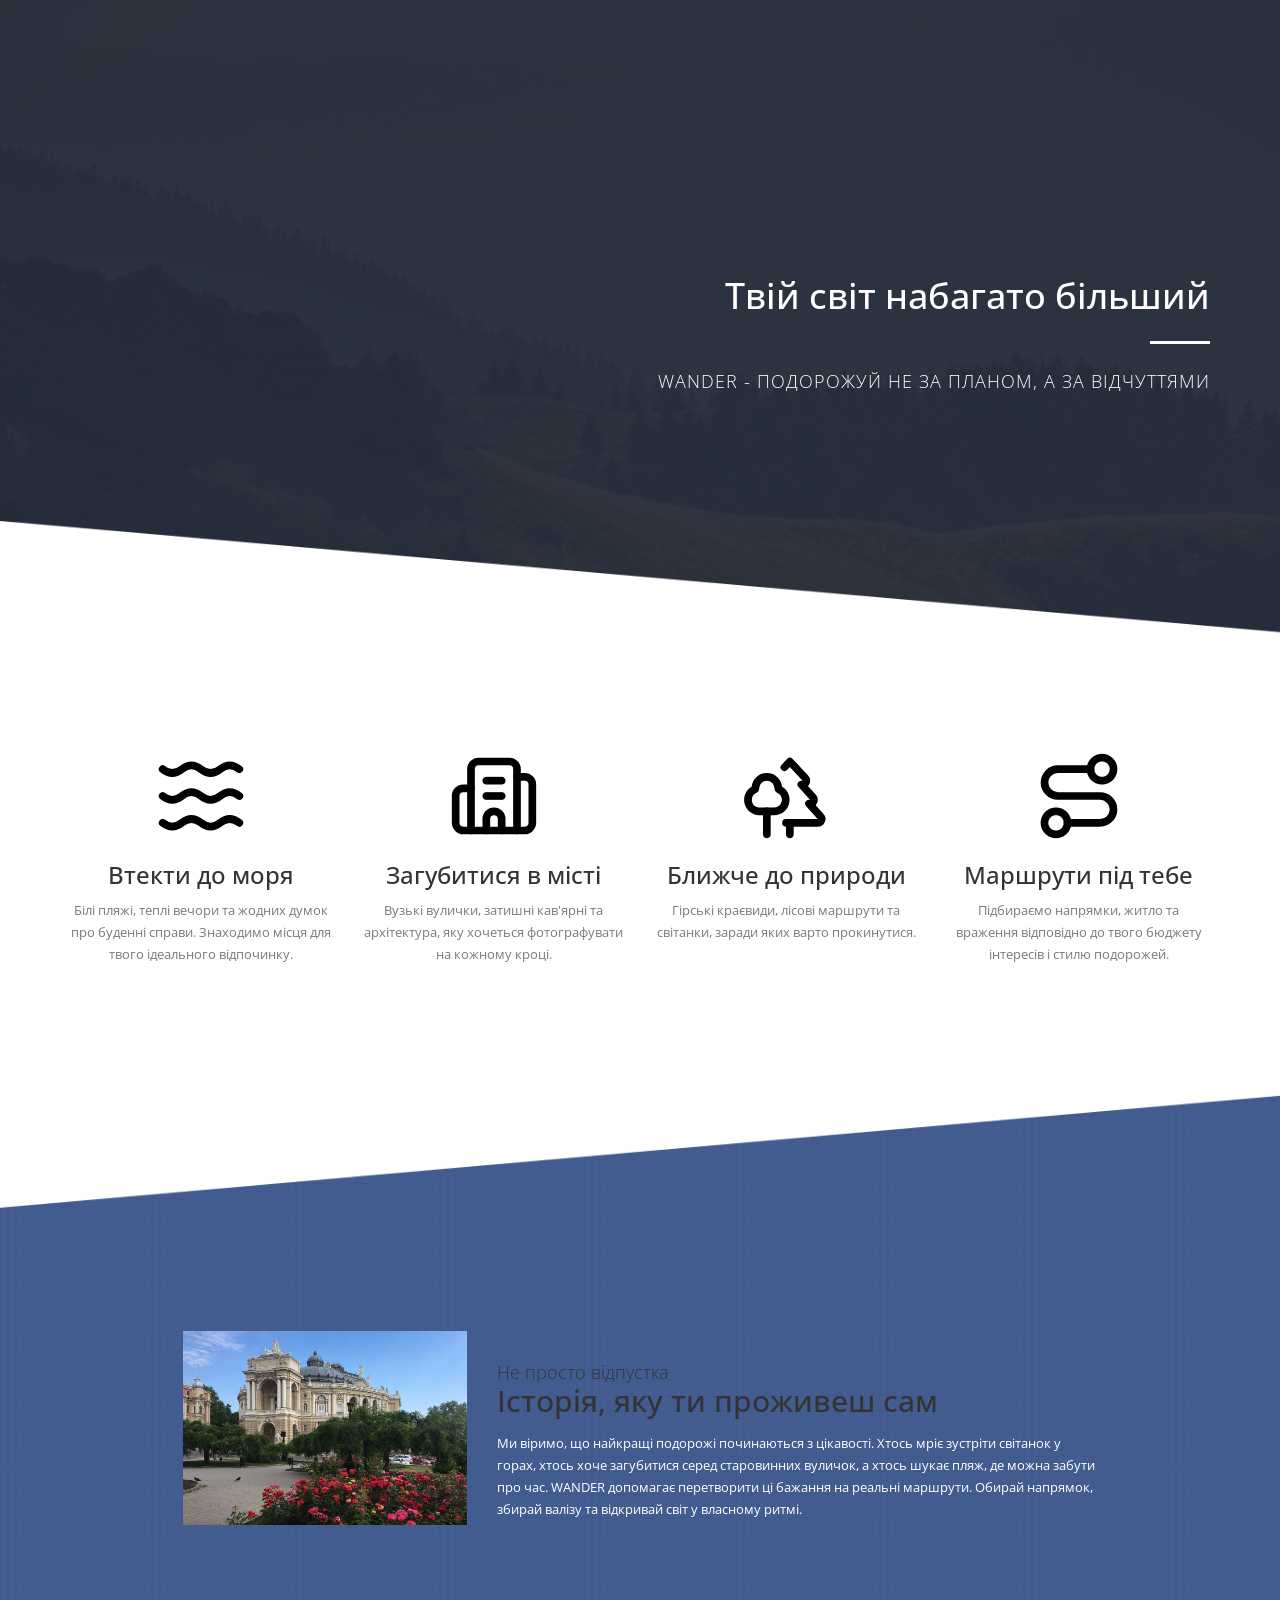
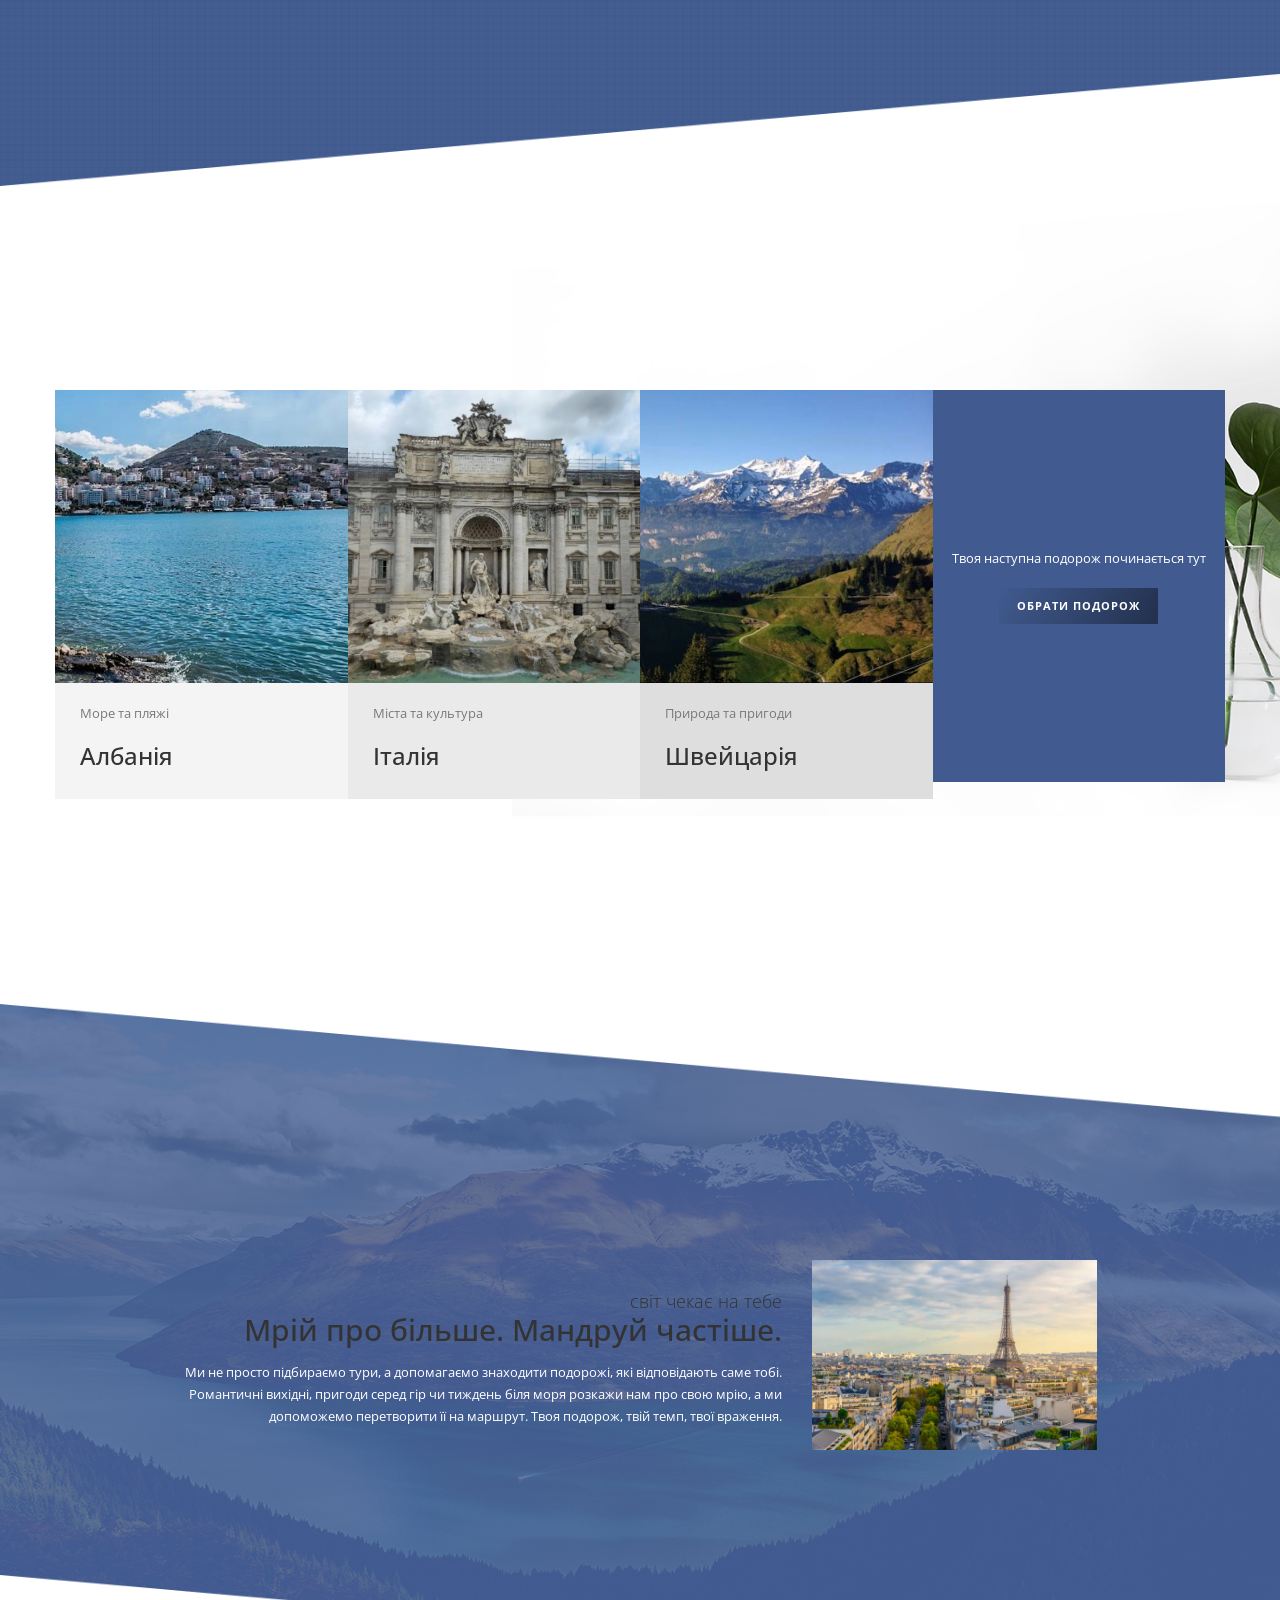
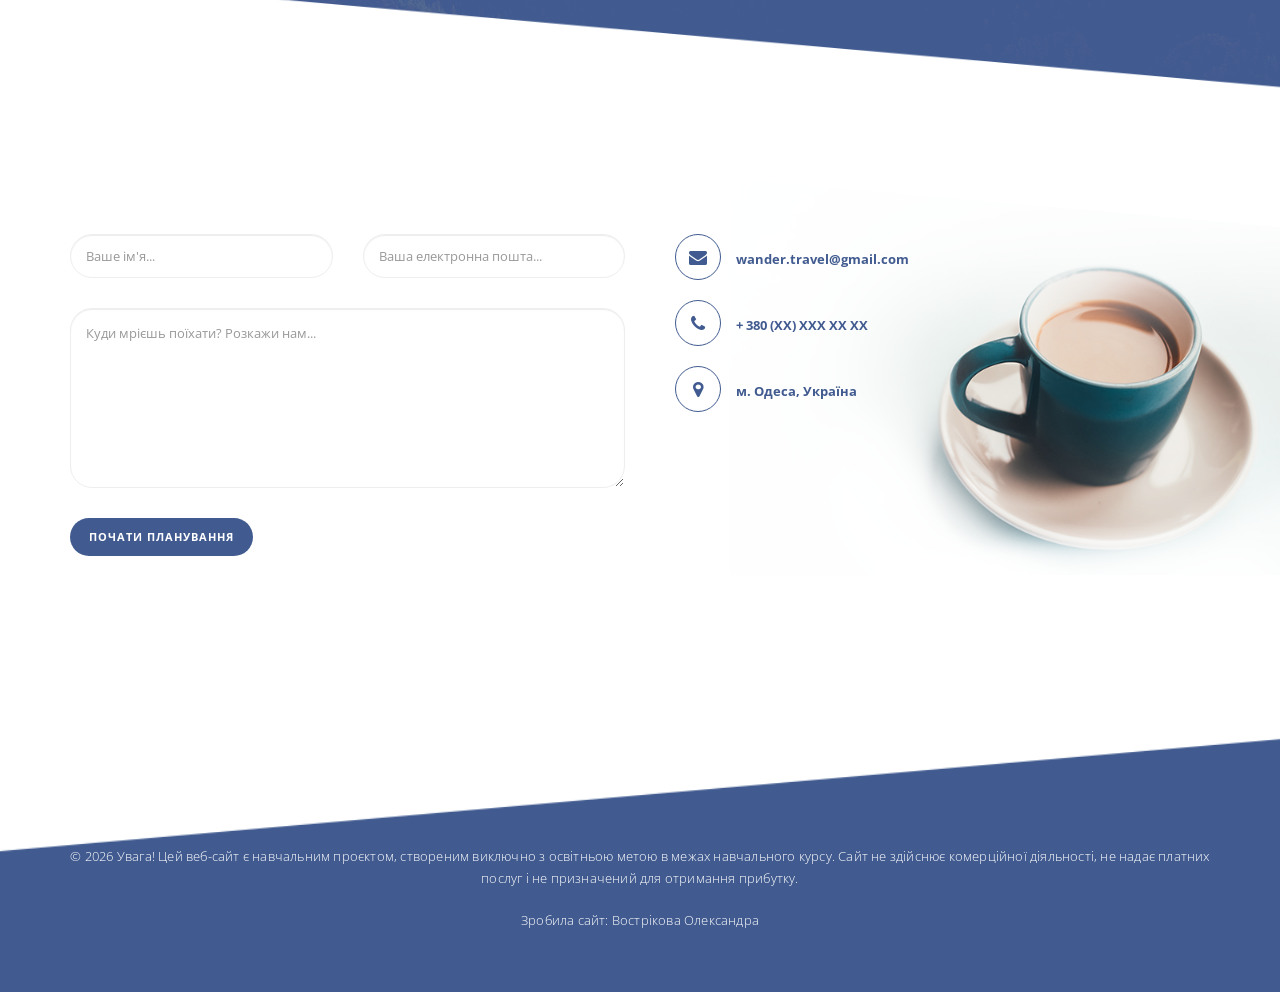
<file: index.html>
<!doctype html>
<!--[if lt IE 7]>      <html class="no-js lt-ie9 lt-ie8 lt-ie7" lang=""> <![endif]-->
<!--[if IE 7]>         <html class="no-js lt-ie9 lt-ie8" lang=""> <![endif]-->
<!--[if IE 8]>         <html class="no-js lt-ie9" lang=""> <![endif]-->
<!--[if gt IE 8]><!--> <html class="no-js" lang=""> <!--<![endif]-->
    <head>
        <!-- Google tag (gtag.js) -->
<script async src="https://www.googletagmanager.com/gtag/js?id=G-PVY0WETFJQ"></script>
<script>
  window.dataLayer = window.dataLayer || [];
  function gtag(){dataLayer.push(arguments);}
  gtag('js', new Date());

  gtag('config', 'G-PVY0WETFJQ');
</script>
        <script type="text/javascript">
    (function(c,l,a,r,i,t,y){
        c[a]=c[a]||function(){(c[a].q=c[a].q||[]).push(arguments)};
        t=l.createElement(r);t.async=1;t.src="https://www.clarity.ms/tag/"+i;
        y=l.getElementsByTagName(r)[0];y.parentNode.insertBefore(t,y);
    })(window, document, "clarity", "script", "z5ykqk235a");
</script>
        <meta charset="utf-8">
        <meta http-equiv="X-UA-Compatible" content="IE=edge,chrome=1">
<!--

Template 2091 Ziggy

http://www.tooplate.com/view/2091-ziggy

-->
        <title>Wander - подорожі, що надихають</title>
        <meta name="description" content="Wanderer - відкривай нові країни, знаходь незвичайні місця та створюй власні історії подорожей.">
        <meta name="viewport" content="width=device-width, initial-scale=1">
        
        <link href="https://fonts.googleapis.com/css?family=Open+Sans:300,400,600,700,800" rel="stylesheet">
        <link rel="apple-touch-icon" href="apple-touch-icon.png">

        <link rel="stylesheet" href="css/bootstrap.min.css">
        <link rel="stylesheet" href="css/bootstrap-theme.min.css">
        <link rel="stylesheet" href="css/fontAwesome.css">
        <link rel="stylesheet" href="css/tooplate-style.css">

        <script src="js/vendor/modernizr-2.8.3-respond-1.4.2.min.js"></script>
    </head>
    <body>
        

        <section class="first-section">
          <div class="container">
            <div class="row">
              <div class="col-md-12">
                <div class="text-content">
                  <h1>Твій світ набагато більший</h1>
                  <div class="line-dec"></div>
                  <span>Wander - подорожуй не за планом, а за відчуттями</span>
                </div>
              </div>
            </div>
          </div>
        </section>

        <section class="second-section">
          <div class="container">
            <div class="row">
              <div class="col-md-3 col-sm-6">
                <div class="service-item">
                  <div class="icon">
                    <img src="img/Пляж.png" alt="Пляжний відпочинок">
                  </div>
                  <h3>Втекти до моря</h3>
                  <p>Білі пляжі, теплі вечори та жодних думок про буденні справи. Знаходимо місця для твого ідеального відпочинку.</p>
                </div>
              </div>
              <div class="col-md-3 col-sm-6">
                <div class="service-item">
                  <div class="icon">
                    <img src="img/Місто.png" alt="Міські подорожі">
                  </div>
                  <h3>Загубитися в місті</h3>
                  <p>Вузькі вулички, затишні кав'ярні та архітектура, яку хочеться фотографувати на кожному кроці.</p>
                </div>
              </div>
              <div class="col-md-3 col-sm-6">
                <div class="service-item">
                  <div class="icon">
                    <img src="img/Природа.png" alt="Гори та природа">
                  </div>
                  <h3>Ближче до природи</h3>
                  <p>Гірські краєвиди, лісові маршрути та світанки, заради яких варто прокинутися.</p>
                </div>
              </div>
              <div class="col-md-3 col-sm-6">
                <div class="service-item">
                  <div class="icon">
                    <img src="img/Маршрут.png" alt="Індивідуальні подорожі">
                  </div>
                  <h3>Маршрути під тебе</h3>
                  <p>Підбираємо напрямки, житло та враження відповідно до твого бюджету інтересів і стилю подорожей.</p>
                </div>
              </div>
            </div>
          </div>
        </section>

        <section class="third-section">
          <div class="container">
            <div class="row">
              <div class="col-md-10 col-md-offset-1">
                <div class="left-image col-md-4">
                  <img src="img/Пейзаж.png" alt="Натхнення для нових подорожей">
                </div>
                <div class="right-text col-md-8">
                  <h2><em>Не просто відпустка</em><br>Історія, яку ти проживеш сам</h2>
                  <p>Ми віримо, що найкращі подорожі починаються з цікавості. Хтось мріє зустріти світанок у горах, хтось хоче загубитися серед старовинних вуличок, а хтось шукає пляж, де можна забути про час. WANDER допомагає перетворити ці бажання на реальні маршрути. Обирай напрямок, збирай валізу та відкривай світ у власному ритмі.</p>
                </div>
              </div>
            </div>
          </div>
        </section>

        <section class="fourth-section">
          <div class="container">
            <div class="row">
              <div class="col-md-3 col-sm-6">
                <div class="portfolio-item first-item">
                  <div class="image">
                    <a href="img/Албанія.jpg" data-lightbox="image-1"><img src="img/Албанія.jpg" alt="Узбережжя Албанії"></a>
                  </div>
                  <div class="text">
                    <span>Море та пляжі</span>
                    <h3>Албанія</h3>
                  </div>
                </div>
              </div>
              <div class="col-md-3 col-sm-6">
                <div class="portfolio-item second-item">
                  <div class="image">
                    <a href="img/Рим.jpg" data-lightbox="image-1"><img src="img/Рим.jpg" alt="Архітектура Італії"></a>
                  </div>
                  <div class="text">
                    <span>Міста та культура</span>
                    <h3>Італія</h3>
                  </div>
                </div>
              </div>
              <div class="col-md-3 col-sm-6">
                <div class="portfolio-item third-item">
                  <div class="image">
                    <a href="img/Швейцарія.jpg" data-lightbox="image-1"><img src="img/Швейцарія.jpg" alt="Гірські пейзажі"></a>
                  </div>
                  <div class="text">
                    <span>Природа та пригоди</span>
                    <h3>Швейцарія</h3>
                  </div>
                </div>
              </div>
              <div class="col-md-3 col-sm-6">
                <div class="send-to-portfolio">
                  <span>Твоя наступна подорож починається тут</span>
                  <div class="primary-button">
                    <a href="portfolio-page.html">Обрати подорож</a>
                  </div>
                </div>
              </div>
            </div>
          </div>
        </section>

        <section class="fivth-section">
          <div class="container">
            <div class="row">
              <div class="col-md-10 col-md-offset-1"> 
                <div class="left-text col-md-8">
                  <h2><em>світ чекає на тебе</em><br>Мрій про більше. Мандруй частіше.</h2>
                  <p>Ми не просто підбираємо тури, а допомагаємо знаходити подорожі, які відповідають саме тобі. Романтичні вихідні, пригоди серед гір чи тиждень біля моря  розкажи нам про свою мрію, а ми допоможемо перетворити її на маршрут. Твоя подорож, твій темп, твої враження.</p>
                </div>
                <div class="right-image col-md-4">
                  <img src="img/Париж.png" alt="Натхнення для подорожей">
                </div>
              </div>
            </div>
          </div>
        </section>

        <section class="sixth-section">
          <div class="container">
            <div class="row">
              <div class="col-md-6">
                <div class="row">
                  <form id="contact" action="" method="post">
                    <div class="col-md-6">
                      <fieldset>
                        <input name="name" type="text" class="form-control" id="name" placeholder="Ваше ім'я..." required="">
                      </fieldset>
                    </div>
                    <div class="col-md-6">
                      <fieldset>
                        <input name="email" type="email" class="form-control" id="email" placeholder="Ваша електронна пошта..." required="">
                      </fieldset>
                    </div>
                    <div class="col-md-12">
                      <fieldset>
                        <textarea name="message" rows="6" class="form-control" id="message" placeholder="Куди мрієшь поїхати? Розкажи нам..." required=""></textarea>
                      </fieldset>
                    </div>
                    <div class="col-md-12">
                      <fieldset>
                        <button type="submit" id="form-submit" class="btn">Почати планування</button>
                      </fieldset>
                    </div>
                  </form>
                </div>
              </div>
              <div class="col-md-5">
                <div class="right-info">
                  <ul>
                    <li><a href="#"><i class="fa fa-envelope"></i>wander.travel@gmail.com</a></li>
                    <li><a href="#"><i class="fa fa-phone"></i>+ 380 (XX) XXX XX XX</a></li>
                    <li><a href="#"><i class="fa fa-map-marker"></i>м. Одеса, Україна</a></li>
                  </ul>
                </div>
              </div>
            </div>
          </div>
        </section>

        <footer>
          <div class="container">
            <div class="row">
              <div class="col-md-12">
                <p>© 2026 Увага! Цей веб-сайт є навчальним проєктом, створеним виключно з освітньою метою в межах навчального курсу. Сайт не здійснює комерційної діяльності, не надає платних послуг і не призначений для отримання прибутку.</p>
                     <p>Зробила сайт: Вострікова Олександра</p>  
              </div>
            </div>
          </div>
        </footer>

        <script src="//ajax.googleapis.com/ajax/libs/jquery/1.11.2/jquery.min.js"></script>
        <script>window.jQuery || document.write('<script src="js/vendor/jquery-1.11.2.min.js"><\/script>')</script>

        <script src="js/vendor/bootstrap.min.js"></script>

        <script src="js/plugins.js"></script>
        <script src="js/main.js"></script>

    </body>
</html>
</file>
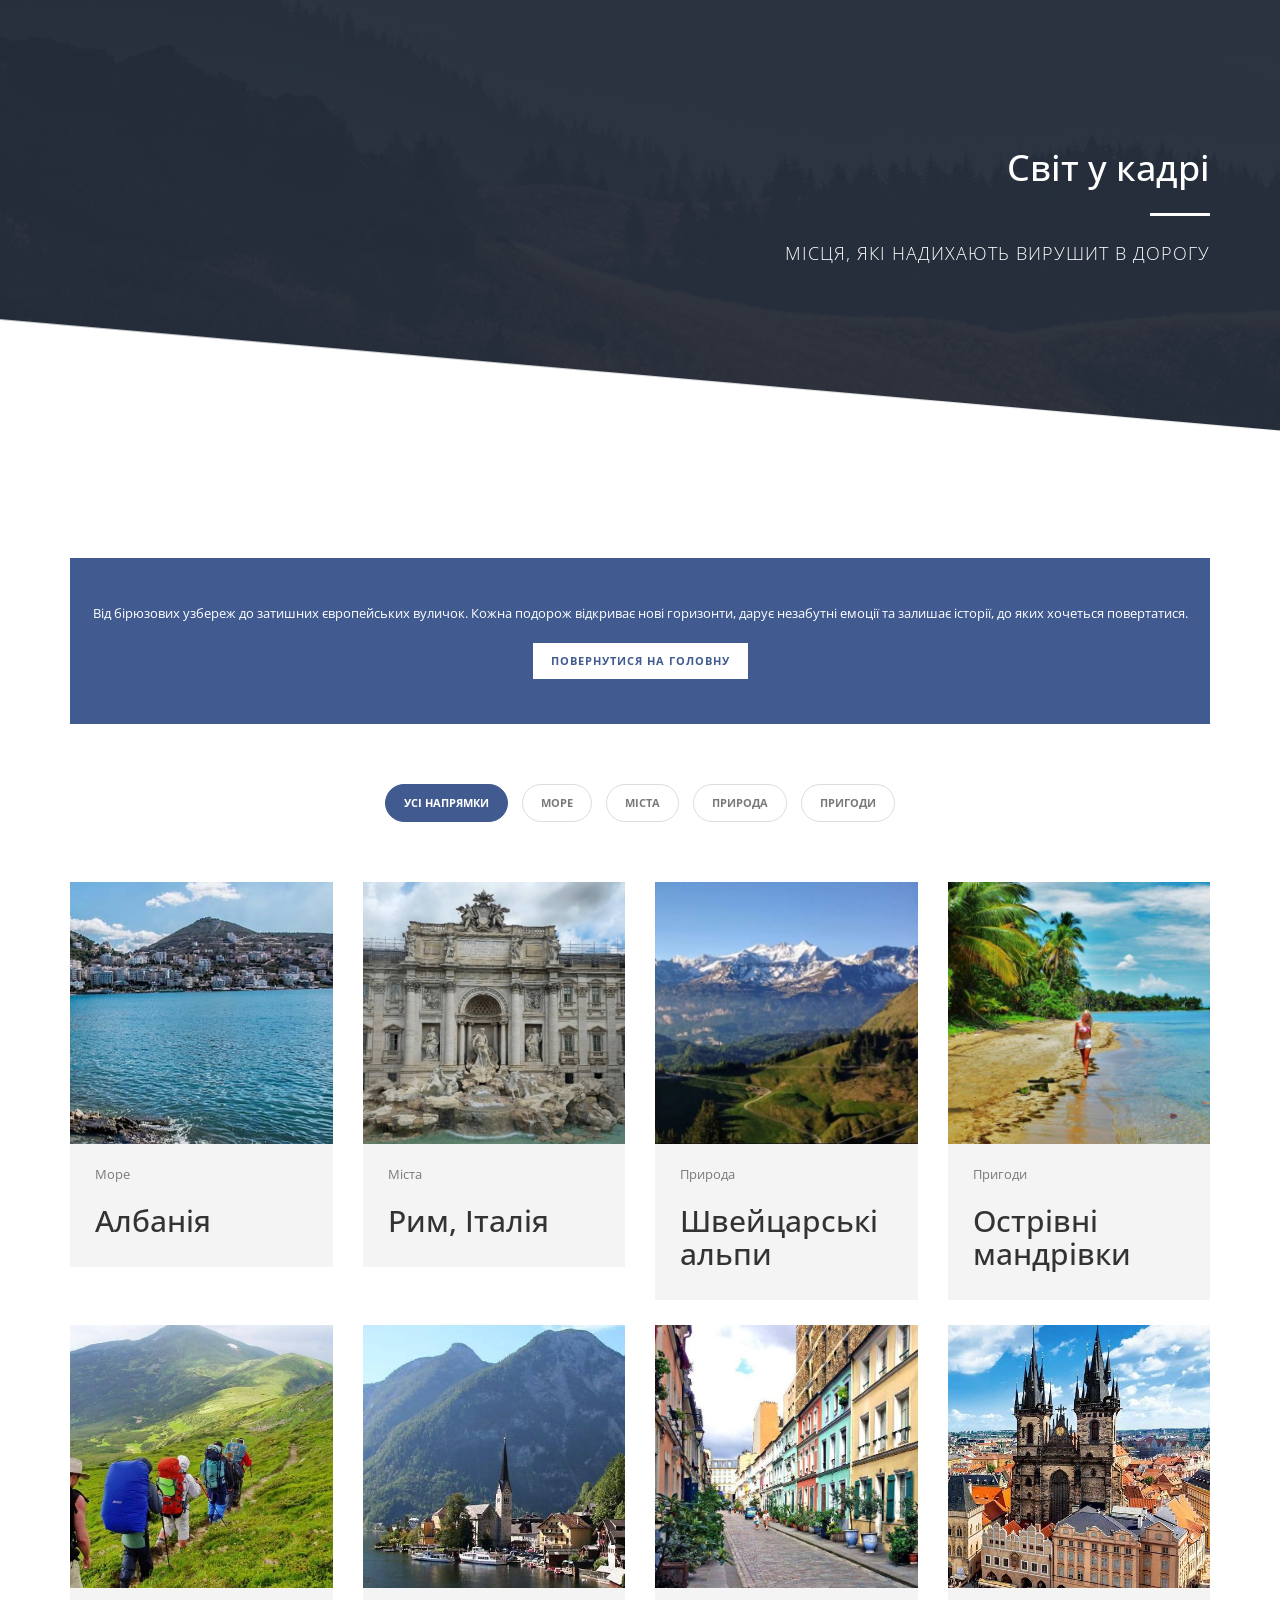
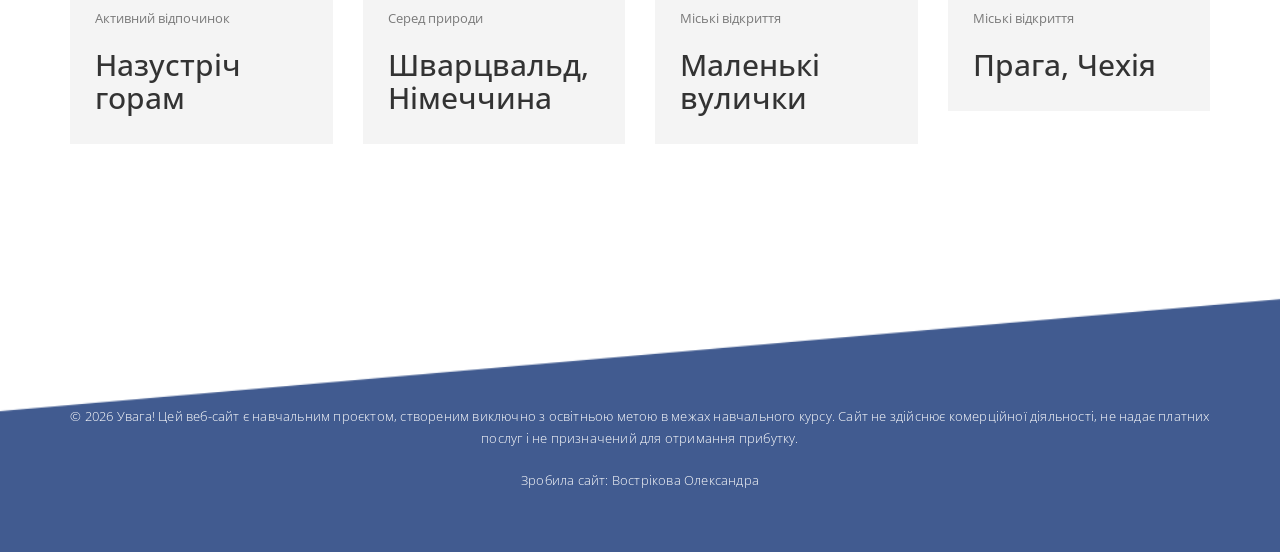
<file: portfolio-page.html>
<!doctype html>
<!--[if lt IE 7]>      <html class="no-js lt-ie9 lt-ie8 lt-ie7" lang=""> <![endif]-->
<!--[if IE 7]>         <html class="no-js lt-ie9 lt-ie8" lang=""> <![endif]-->
<!--[if IE 8]>         <html class="no-js lt-ie9" lang=""> <![endif]-->
<!--[if gt IE 8]><!--> <html class="no-js" lang=""> <!--<![endif]-->
    <head> 
        <!-- Google tag (gtag.js) -->
<script async src="https://www.googletagmanager.com/gtag/js?id=G-PVY0WETFJQ"></script>
<script>
  window.dataLayer = window.dataLayer || [];
  function gtag(){dataLayer.push(arguments);}
  gtag('js', new Date());

  gtag('config', 'G-PVY0WETFJQ');
</script>
        <script type="text/javascript">
    (function(c,l,a,r,i,t,y){
        c[a]=c[a]||function(){(c[a].q=c[a].q||[]).push(arguments)};
        t=l.createElement(r);t.async=1;t.src="https://www.clarity.ms/tag/"+i;
        y=l.getElementsByTagName(r)[0];y.parentNode.insertBefore(t,y);
    })(window, document, "clarity", "script", "z5ykqk235a");
</script>
        <meta charset="utf-8">
        <meta http-equiv="X-UA-Compatible" content="IE=edge,chrome=1">
<!--

Template 2091 Ziggy

http://www.tooplate.com/view/2091-ziggy

-->
        <title>Галерея подорожей | Wander</title>
        <meta name="description" content="Відкривай світ разом із Wander. Дивись на найрасивіші місця та знаходь натхнення для наступної подорожі.">
        <meta name="viewport" content="width=device-width, initial-scale=1">
        
        <link href="https://fonts.googleapis.com/css?family=Open+Sans:300,400,600,700,800" rel="stylesheet">
        <link rel="apple-touch-icon" href="apple-touch-icon.png">

        <link rel="stylesheet" href="css/bootstrap.min.css">
        <link rel="stylesheet" href="css/bootstrap-theme.min.css">
        <link rel="stylesheet" href="css/fontAwesome.css">
        <link rel="stylesheet" href="css/tooplate-style.css">

        <script src="js/vendor/modernizr-2.8.3-respond-1.4.2.min.js"></script>
    </head>
    <body>
        

        <section class="first-gallery-section">
          <div class="container">
            <div class="row">
              <div class="col-md-12">
                <div class="text-content">
                  <h1>Світ у кадрі</h1>
                  <div class="line-dec"></div>
                  <span>Місця, які надихають вирушит в дорогу</span>
                </div>
              </div>
            </div>
          </div>
        </section>


        <section class="send-to-home">
          <div class="container">
            <div class="row">
              <div class="col-md-12">
                <div class="back-to-home">
                  <span>Від бірюзових узбереж до затишних європейських вуличок. Кожна подорож відкриває нові горизонти, дарує незабутні емоції та залишає історії, до яких хочеться повертатися.</span>
                  <div class="primary-button">
                    <a href="index.html">Повернутися на головну</a>
                  </div>
                </div>
              </div>
            </div>
          </div>
        </section>

  
        <div class="content-wrapper">
            <div class="inner-container container">
                <div class="projects-holder-3">
                    <div class="filter-categories">
                        <ul class="project-filter">
                            <li class="filter" data-filter="all"><span>Усі напрямки</span></li>
                            <li class="filter" data-filter="sea"><span>Море</span></li>
                            <li class="filter" data-filter="cities"><span>Міста</span></li>
                            <li class="filter" data-filter="nature"><span>Природа</span></li>
                            <li class="filter" data-filter="adventures"><span>Пригоди</span></li>
                        </ul>
                    </div>
                    <div class="projects-holder">
                        <div class="row">
                            <div class="col-md-3 col-sm-6 project-item mix sea">
                              <div class="image">
                                <a href="img/Албанія.jpg" data-lightbox="image-1"><img src="img/Албанія.jpg" alt="Морське узбережжя албанії"></a>
                              </div>
                              <div class="text">
                                <span>Море</span>
                                <h2>Албанія</h2>
                              </div>
                            </div>
                            <div class="col-md-3 col-sm-6 project-item  mix cities">
                              <div class="image">
                                <a href="img/Рим.jpg" data-lightbox="image-1"><img src="img/Рим.jpg" alt="Відома пам'ятка Риму"></a>
                              </div>
                              <div class="text">
                                <span>Міста</span>
                                <h2>Рим, Італія</h2>
                              </div>
                            </div>
                            <div class="col-md-3 col-sm-6 project-item mix nature">
                              <div class="image">
                                <a href="img/Швейцарія.jpg" data-lightbox="image-1"><img src="img/Швейцарія.jpg" alt="Гірські краєвиди Італії"></a>
                              </div>
                              <div class="text">
                                <span>Природа</span>
                                <h2>Швейцарські альпи</h2>
                              </div>
                            </div>
                            <div class="col-md-3 col-sm-6 project-item mix adventures">
                              <div class="image">
                                <a href="img/Мандрівки.jpg" data-lightbox="image-1"><img src="img/Мандрівки.jpg" alt="Пригоди на узбережжі"></a>
                              </div>
                              <div class="text">
                                <span>Пригоди</span>
                                <h2>Острівні мандрівки</h2>
                              </div>
                            </div>
                            <div class="col-md-3 col-sm-6 project-item mix adventures">
                              <div class="image">
                                <a href="img/Гори.jpg" data-lightbox="image-1"><img src="img/Гори.jpg" alt="Похід гірськими стежками"></a>
                              </div>
                              <div class="text">
                                <span>Активний відпочинок</span>
                                <h2>Назустріч горам</h2>
                              </div>
                            </div>
                            <div class="col-md-3 col-sm-6 project-item mix nature">
                              <div class="image">
                                <a href="img/Шварцвальд.jpg" data-lightbox="image-1"><img src="img/Шварцвальд.jpg" alt="Гірський масив Шварцвальд"></a>
                              </div>
                              <div class="text">
                                <span>Серед природи</span>
                                <h2>Шварцвальд, Німеччина</h2>
                              </div>
                            </div>
                            <div class="col-md-3 col-sm-6 project-item mix cities">
                              <div class="image">
                                <a href="img/Вулички.jpg" data-lightbox="image-1"><img src="img/Вулички.jpg"></a>
                              </div>
                              <div class="text">
                                <span>Міські відкриття</span>
                                <h2>Маленькі вулички</h2>
                              </div>
                            </div>
                            <div class="col-md-3 col-sm-6 project-item mix cities">
                              <div class="image">
                                <a href="img/Чехія.jpg" data-lightbox="image-1"><img src="img/Чехія.jpg"></a>
                              </div>
                              <div class="text">
                                <span>Міські відкриття</span>
                                <h2>Прага, Чехія</h2>
                              </div>
                            </div>
                        </div>
                    </div>
                </div>
            </div>
        </div> 

        <footer>
          <div class="container">
            <div class="row">
              <div class="col-md-12">
                <p>© 2026 Увага! Цей веб-сайт є навчальним проєктом, створеним виключно з освітньою метою в межах навчального курсу. Сайт не здійснює комерційної діяльності, не надає платних послуг і не призначений для отримання прибутку.</p>
                     <p>Зробила сайт: Вострікова Олександра</p>        
              </div>
            </div>
          </div>
        </footer>

        <script src="//ajax.googleapis.com/ajax/libs/jquery/1.11.2/jquery.min.js"></script>
        <script>window.jQuery || document.write('<script src="js/vendor/jquery-1.11.2.min.js"><\/script>')</script>

        <script src="js/vendor/bootstrap.min.js"></script>

        <script src="js/plugins.js"></script>
        <script src="js/main.js"></script>

    </body>
</html>
</file>
<file: css/tooplate-style.css>
/* 

Template 2091 Ziggy

http://www.tooplate.com/view/2091-ziggy

*/

/*============
BASIC STYLE
============*/

ul {
	padding: 0;
	margin: 0;
	list-style: none;
}

body {
	font-family: 'Open Sans', sans-serif;
}

p {
	font-size: 13px;
	color: #7a7a7a;
	line-height: 22px;
}

.primary-button a {
	text-decoration: none;
	padding: 10px 18px;
	display: inline-block;
	border-radius: 0px;
	font-size: 11px;
	text-transform: uppercase;
	font-weight: 700;
	letter-spacing: 1px;
}


/* ======================
----- FIRST SECTION------
=======================*/

.first-section {
	background-image: url(../img/first-section-bg.png);
	background-size: cover;
	width: 100%;
	background-repeat: no-repeat;
	padding: 20% 0px 20% 0px;
}

.first-section .text-content {
	text-align: right;
	color: #fff;
}

.first-section .text-content h2 {
	font-size: 44px;
	text-transform: uppercase;
	font-weight: 900;
	letter-spacing: 1px;
}

.first-section .text-content .line-dec {
	width: 60px;
	height: 3px;
	background-color: #fff;
	margin: 25px 0px 25px auto;
}

.first-section .text-content span {
	font-size: 18px;
	text-transform: uppercase;
	font-weight: 300;
	letter-spacing: 1px;
}


/* ======================
---- SECOND SECTION------
=======================*/

.second-section {
	padding: 100px 0px;
}

.second-section .service-item {
	text-align: center;
}

.second-section .service-item .icon img {
	max-width: 100%;
	overflow: hidden;
}

.second-section h4 {
	font-size: 16px;
	color: #415b90;
	margin-top: 25px;
	margin-bottom: 15px;
}


/* ======================
----- THIRD SECTION------
=======================*/

.third-section {
	background-image: url(../img/third-section-bg.png);
	background-size: cover;
	width: 100%;
	background-repeat: no-repeat;
	padding: 20% 0px;
}

.third-section .left-image img {
	width: 100%;
	overflow: hidden;
	text-align: center;
}

.third-section .right-text {
	display: inline;
}

.third-section em {
	font-size: 18px;
	font-style: normal;
	font-weight: 300;
}

.third-section h4 {
	margin-top: 60px;
	color: #fff;
	font-size: 24px;
	font-weight: 700;
	text-transform: uppercase;
	letter-spacing: 1px;
}

.third-section p {
	color: #fff;
	margin-top: 15px;
}


/* ======================
---- FOURTH SECTION -----
=======================*/

.fourth-section {
	background-image: url(../img/fourth-section-bg.png);
	background-size: cover;
	width: 100%;
	background-repeat: no-repeat;
	padding: 16% 0px;
}

.fourth-section .col-md-3 {
	padding-left: 0px;
	padding-right: 0px;
}

.fourth-section .portfolio-item img {
	width: 100%;
	overflow: hidden;
}

.fourth-section .first-item .text {
	background-color: #f4f4f4;
}

.fourth-section .second-item .text {
	background-color: #eaeaea;
}

.fourth-section .third-item .text {
	background-color: #dedede;
}

.fourth-section .portfolio-item .text {
	padding: 20px 25px;
}

.fourth-section .portfolio-item .text span {
	font-size: 13px;
	color: #7a7a7a;
}

.fourth-section .portfolio-item .text h4 {
	font-size: 17px;
	color: #343434;
	font-weight: 700;
}

.fourth-section .send-to-portfolio {
	background-color: #415b90;
	text-align: center;
	padding:  53.9% 0px;
}

.fourth-section .send-to-portfolio span {
	display: inline-block;
	font-size: 13px;
	color: #fff;
}

.fourth-section .send-to-portfolio .primary-button {
	margin-top: 20px;
}

.fourth-section .send-to-portfolio .primary-button a {
	background: linear-gradient(120deg, #415b90 0%, #22304d 100%);
	color: #fff;
}

.fourth-section .send-to-portfolio .primary-button a:hover {
	background-color: #22304d;
	color: #fff;
	transition: all 0.3s;
}


/* ======================
----- FIVTH SECTION------
=======================*/

.fivth-section {
	background-image: url(../img/fivth-section-bg.png);
	background-size: cover;
	width: 100%;
	background-repeat: no-repeat;
	padding: 20% 0px;
}

.fivth-section .right-image {
	display: inline;
}

.fivth-section .right-image img {
	max-width: 100%;
	overflow: hidden;
	text-align: center;
}

.fivth-section .left-text {
	display: inline;
	text-align: right;
}

.fivth-section em {
	font-size: 18px;
	font-style: normal;
	font-weight: 300;
}

.fivth-section h4 {
	margin-top: 60px;
	color: #fff;
	font-size: 24px;
	font-weight: 700;
	text-transform: uppercase;
	letter-spacing: 1px;
}

.fivth-section p {
	color: #fff;
	margin-top: 15px;
}


/* ======================
----- SIXTH SECTION------
=======================*/

.sixth-section {
	background-image: url(../img/sixth-section-bg.png);
	background-size: cover;
	width: 100%;
	background-repeat: no-repeat;
	padding: 10% 0px;
}

.sixth-section input {
	padding-left: 15px;
	font-size: 13px;
	color: #7a7a7a;
	border: 1px solid #eee;
	outline: none;
	height: 44px;
	border-radius: 22px;
	width: 100%;
	margin-bottom: 30px;
}

.sixth-section textarea {
	border-radius: 22px;
	border: 1px solid #eee;
	padding: 15px;
	font-size: 13px;
	color: #7a7a7a;
	outline: none;
	margin-bottom: 25px;
	height: 180px;
	max-height: 250px;
	width: 100%;
	max-width: 100%;
	max-height: 240px;
	display: inline-block;
}

.sixth-section button {
	text-decoration: none;
	padding: 10px 18px;
	display: inline-block;
	border-radius: 24px;
	font-size: 11px;
	text-transform: uppercase;
	font-weight: 700;
	background-color: #415b90;
	color: #fff;
	letter-spacing: 1px;
}

.sixth-section button:hover {
	color: #fff;
	background-color: #22304d;
	transition: all 0.3s;
}

.sixth-section .right-info {
	margin-left: 20px;
}

.sixth-section .right-info ul {
	padding: 0;
	margin: 0;
	list-style: none;
}

.sixth-section .right-info ul li {
	display: block;
	font-size: 13px;
	font-weight: 700;
	color: #415b90;
	margin-bottom: 20px;
}

.sixth-section .right-info ul li a {
	text-decoration: none;
	color: #415b90;
}

.sixth-section .right-info ul li i {
	margin-right: 15px;
	display: inline-block;
	width: 46px;
	height: 46px;
	line-height: 46px;
	text-align: center;
	color: #415b90;
	border-radius: 50%;
	border: 1px solid #415b90;
	font-size: 18px;
}

/* ======================
----- FOOTER SECTION ----
=======================*/

footer {
	text-align: center;
	background-image: url(../img/footer-bg.png);
	background-size: cover;
	width: 100%;
	background-repeat: no-repeat;
	padding: 11% 0px 4% 0px;
}

footer ul {
	padding: 0;
	margin: 0;
	list-style: none;
}

footer ul li {
	display: inline-block;
	margin: 0 3px;
}

footer ul li a {
	font-size: 16px;
	color: #415b90;
	display: inline-block;
	width: 38px;
	height: 38px;
	line-height: 38px;
	text-align: center;
	background-color: #fff;
	border-radius: 50%;
}

footer ul li a:hover {
	background-color: #22304d;
	color: #415b90;
	transition: all 0.3s;
}

footer p {
	margin-top: 20px;
	font-size: 13px;
	font-weight: 300;
	letter-spacing: 0.2px;
	color: #fff;
}

footer em {
	font-style: normal;
	font-weight: 600;
}

footer a {
	color: #fff;
}

footer a:hover {
	color: #3CF;
}


/* =====================
----- GALLERY PAGE -----
======================*/

.first-gallery-section {
	background-image: url(../img/heading-bg.png);
	background-size: cover;
	width: 100%;
	background-repeat: no-repeat;
	padding: 10% 0px 15% 0px;
}

.first-gallery-section .text-content {
	text-align: right;
	color: #fff;
}

.first-gallery-section .text-content h2 {
	font-size: 44px;
	text-transform: uppercase;
	font-weight: 900;
	letter-spacing: 1px;
}

.first-gallery-section .text-content .line-dec {
	width: 60px;
	height: 3px;
	background-color: #fff;
	margin: 25px 0px 25px auto;
}

.first-gallery-section .text-content span {
	font-size: 18px;
	text-transform: uppercase;
	font-weight: 300;
	letter-spacing: 1px;
}

.send-to-home  {
	margin-top: 100px;
	margin-bottom: 50px;
}

.send-to-home .back-to-home {
	background-color: #415b90;
	text-align: center;
	padding: 45px 0px;
}

.send-to-home .back-to-home span {
	display: inline-block;
	font-size: 13px;
	color: #fff;
}

.send-to-home .back-to-home .primary-button {
	margin-top: 20px;
}

.send-to-home .back-to-home .primary-button a {
	background-color: #fff;
	color: #415b90;
}

.send-to-home .back-to-home .primary-button a:hover {
	background-color: #22304d;
	color: #fff;
	transition: all 0.3s;
}

.filter-categories {
  text-align: center;
  margin-bottom: 20px;
  margin-top: 10px;
}

.filter-categories ul li {
  margin: 0px 5px 15px 5px;
  display: inline-block;
}

.filter-categories ul li span {
  cursor: pointer;
  color: #7a7a7a;
  border-radius: 25px;
  background: white;
  display: inline-block;
  border: 1px solid #ddd;
  padding: 10px 18px;
  font-size: 11px;
  text-transform: uppercase;
  font-weight: 700;
}

.filter-categories ul li.active span {
  background: #415b90;
  color: white;
  border: 1px solid #415b90;
}

.projects-holder .mix {
  display: none;
}

.content-wrapper {
	margin-bottom: 100px;
	text-align: center;
}

.content-wrapper .portfolio-items {
	margin-top: 30px;
}

.content-wrapper ul {
	padding: 0;
	margin: 0;
	list-style: none;
}

.content-wrapper .project-item {
	margin-top: 25px;
}

.content-wrapper .project-item img {
	width: 100%;
	overflow: hidden;
}

.content-wrapper .project-item .text {
	text-align: left;
	padding: 20px 25px;
	background-color: #f4f4f4;
}

.content-wrapper .project-item .text span {
	font-size: 13px;
	color: #7a7a7a;
}

.content-wrapper .project-item .text h4 {
	font-size: 17px;
	color: #343434;
	font-weight: 700;
}


/* ======================
-- RESPONSIVE SECTION ---
=======================*/

@media (max-width: 1200px){

	.fourth-section .send-to-portfolio {
		padding:  47.5% 0px;
	}

	.gallery-page .portfolio-items  {
		margin-right: 15px;
	}

}

@media (max-width: 992px){

	.fourth-section .send-to-portfolio {
		padding:  45.8% 0px;
	}

	.third-section {
		text-align: center;
	}

	.third-section .right-text {
		text-align: left;
	}

	.third-section .left-image img {
		width: 50%;
	}

	.fivth-section {
		text-align: center;
	}

	.fivth-section .left-text {
		text-align: left;
	}

	.fivth-section .right-image img {
		margin-top: 30px;
		width: 50%;
	}

	.sixth-section .right-info {
		text-align: left;
		margin-left: 0px;
		margin-top: 45px;
	}

}

@media (max-width: 850px){

	.send-to-home  {
		margin-top: 80px;
	}

	.first-gallery-section {
		padding: 10% 0px 40% 0px;
	}

	.first-section {
		padding: 150px 0px 200px 0px;
	}

	.first-section .text-content {
		text-align: center;
	}

	.first-section .text-content .line-dec {
		margin: 25px auto;
	}

	.second-section {
		padding: 50px 0px 0px 0px;
	}

	.second-section .service-item {
		margin-bottom: 50px;
	}

	.third-section {
		margin-top: -50px;
		text-align: center;
		padding: 250px 0px 150px 0px;
	}

	.third-section .right-text {
		text-align: left;
	}

	.fourth-section {
		padding: 150px 0px;
	}

	.fourth-section .col-md-3 {
		padding-left: 15px;
		padding-right: 15px;
	}

	.fourth-section .portfolio-item {
		margin-bottom: 30px;
	}

	.fourth-section .send-to-portfolio {
		padding:  46% 0px;
	}

	.fivth-section {
		text-align: center;
		padding: 50px 0px 250px 0px;
	}

	.fivth-section .left-text {
		text-align: left;
		margin-bottom: 30px;
		display: inline-block;
	}

	.sixth-section {
		text-align: center;
		padding: 0px 0px 0px 0px;
	}

	.sixth-section .right-info {
		text-align: left;
		margin-left: 0px;
		margin-top: 45px;
	}

	footer {
		margin-top: -50px;
		padding: 200px 0px 20px 0px;
	}
}


@media (max-width: 590px){

	.third-section {
		text-align: center;
	}

	.third-section .left-image img {
		width: 80%;
	}

	.fivth-section {
		text-align: center;
	}

	.fivth-section .right-image img {
		width: 80%;
	}
	
}

/*========================================
----------- LIGHT BOX STYLE ------------
========================================*/

/* Preload images */
body:after {
  content: url(../img/close.png) url(../img/loading.gif) url(../img/prev.png) url(../img/next.png);
  display: none;
}

body.lb-disable-scrolling {
  overflow: hidden;
}

.lightboxOverlay {
  position: absolute;
  top: 0;
  left: 0;
  z-index: 9999;
  background-color: black;
  filter: progid:DXImageTransform.Microsoft.Alpha(Opacity=80);
  opacity: 0.8;
  display: none;
}

.lightbox {
  position: absolute;
  margin-top: 5%;
  left: 0;
  width: 100%;
  z-index: 10000;
  text-align: center;
  line-height: 0;
  font-weight: normal;
}

.lightbox .lb-image {
  display: block;
  height: auto;
  max-width: inherit;
  max-height: none;
  border-radius: 3px;

  /* Image border */
  border: 4px solid white;
}

.lightbox a img {
  border: none;
}

.lb-outerContainer {
  position: relative;
  *zoom: 1;
  width: 250px;
  height: 250px;
  margin: 0 auto;
  border-radius: 4px;

  /* Background color behind image.
     This is visible during transitions. */
  background-color: white;
}

.lb-outerContainer:after {
  content: "";
  display: table;
  clear: both;
}

.lb-loader {
  position: absolute;
  top: 43%;
  left: 0;
  height: 25%;
  width: 100%;
  text-align: center;
  line-height: 0;
}

.lb-cancel {
  display: block;
  width: 32px;
  height: 32px;
  margin: 0 auto;
  background: url(../img/loading.gif) no-repeat;
}

.lb-nav {
  position: absolute;
  top: 0;
  left: 0;
  height: 100%;
  width: 100%;
  z-index: 10;
}

.lb-container > .nav {
  left: 0;
}

.lb-nav a {
  outline: none;
  background-image: url('[data-uri]');
}

.lb-prev, .lb-next {
  height: 100%;
  cursor: pointer;
  display: block;
}

.lb-nav a.lb-prev {
  width: 34%;
  left: 0;
  float: left;
  background: url(../img/prev.png) left 48% no-repeat;
  filter: progid:DXImageTransform.Microsoft.Alpha(Opacity=0);
  opacity: 0;
  -webkit-transition: opacity 0.6s;
  -moz-transition: opacity 0.6s;
  -o-transition: opacity 0.6s;
  transition: opacity 0.6s;
}

.lb-nav a.lb-prev:hover {
  filter: progid:DXImageTransform.Microsoft.Alpha(Opacity=100);
  opacity: 1;
}

.lb-nav a.lb-next {
  width: 64%;
  right: 0;
  float: right;
  background: url(../img/next.png) right 48% no-repeat;
  filter: progid:DXImageTransform.Microsoft.Alpha(Opacity=0);
  opacity: 0;
  -webkit-transition: opacity 0.6s;
  -moz-transition: opacity 0.6s;
  -o-transition: opacity 0.6s;
  transition: opacity 0.6s;
}

.lb-nav a.lb-next:hover {
  filter: progid:DXImageTransform.Microsoft.Alpha(Opacity=100);
  opacity: 1;
}

.lb-dataContainer {
  margin: 0 auto;
  padding-top: 5px;
  *zoom: 1;
  width: 100%;
  -moz-border-radius-bottomleft: 4px;
  -webkit-border-bottom-left-radius: 4px;
  border-bottom-left-radius: 4px;
  -moz-border-radius-bottomright: 4px;
  -webkit-border-bottom-right-radius: 4px;
  border-bottom-right-radius: 4px;
}

.lb-dataContainer:after {
  content: "";
  display: table;
  clear: both;
}

.lb-data {
  padding: 0 4px;
  color: #ccc;
}

.lb-data .lb-details {
  width: 85%;
  float: left;
  text-align: left;
  line-height: 1.1em;
}

.lb-data .lb-caption {
  font-size: 13px;
  font-weight: bold;
  line-height: 1em;
}

.lb-data .lb-caption a {
  color: #4ae;
}

.lb-data .lb-number {
  display: block;
  clear: left;
  padding-bottom: 1em;
  font-size: 12px;
  color: #999999;
}

.lb-data .lb-close {
  display: block;
  float: right;
  width: 30px;
  height: 30px;
  background: url(../img/close.png) top right no-repeat;
  text-align: right;
  outline: none;
  filter: progid:DXImageTransform.Microsoft.Alpha(Opacity=70);
  opacity: 0.7;
  -webkit-transition: opacity 0.2s;
  -moz-transition: opacity 0.2s;
  -o-transition: opacity 0.2s;
  transition: opacity 0.2s;
}

.lb-data .lb-close:hover {
  cursor: pointer;
  filter: progid:DXImageTransform.Microsoft.Alpha(Opacity=100);
  opacity: 1;
}
</file>
